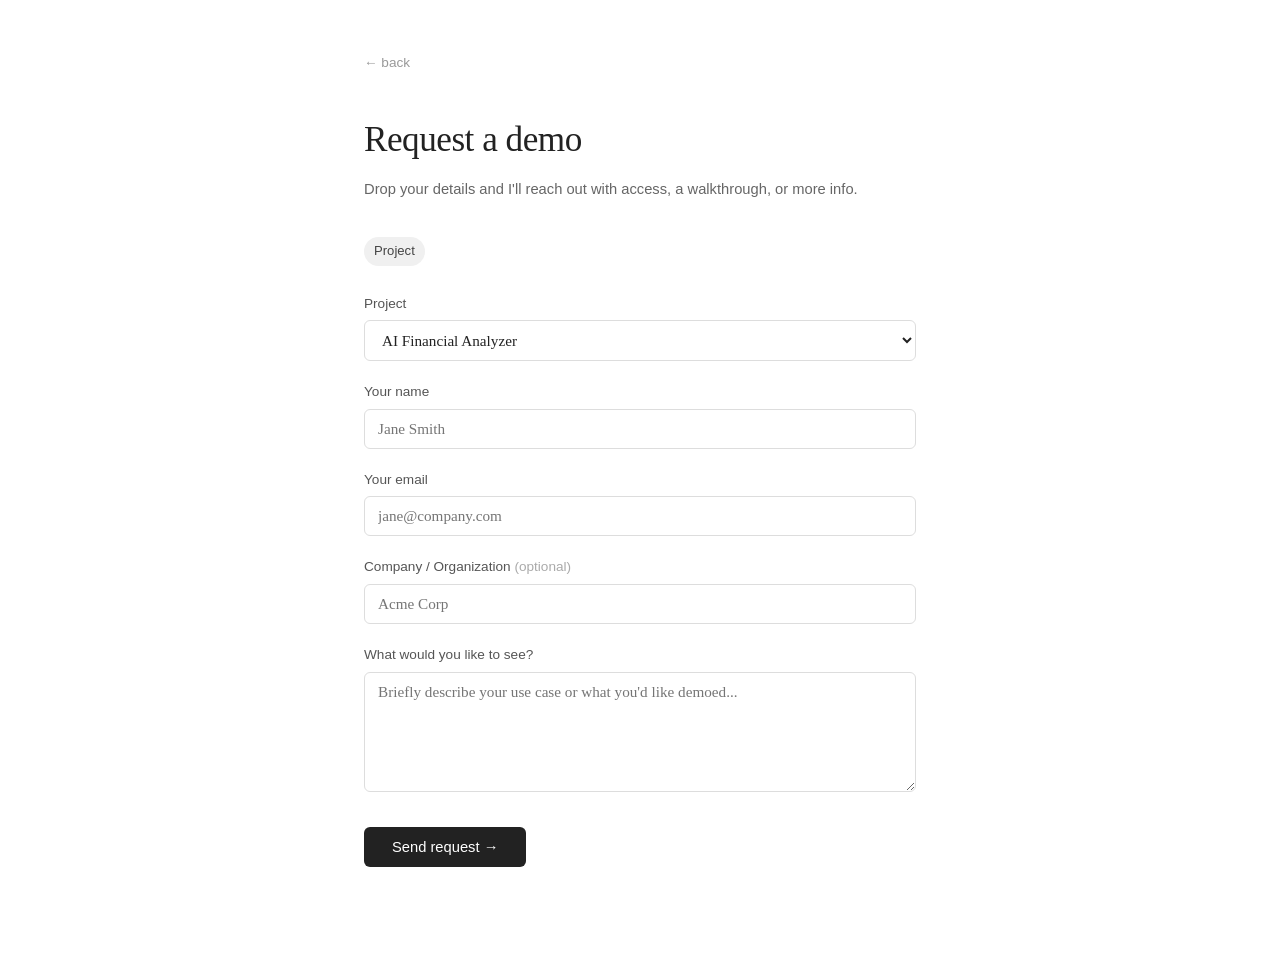
<file: demo.html>
<!DOCTYPE html>
<html lang="en">
<head>
  <meta charset="UTF-8">
  <meta name="viewport" content="width=device-width, initial-scale=1.0">
  <title>Request a Demo &mdash; Aakanksha Pardeep</title>
  <style>
    * { box-sizing: border-box; margin: 0; padding: 0; }

    body {
      font-family: Georgia, 'Times New Roman', serif;
      font-size: 16px;
      line-height: 1.75;
      color: #222;
      background: #fff;
      max-width: 600px;
      margin: 0 auto;
      padding: 48px 24px 96px;
    }

    a { color: #1a0dab; }

    .back {
      font-family: Arial, Helvetica, sans-serif;
      font-size: 0.85em;
      color: #999;
      text-decoration: none;
      display: inline-block;
      margin-bottom: 2.5em;
    }

    .back:hover { color: #444; }

    h1 {
      font-size: 2.2em;
      font-weight: normal;
      letter-spacing: -0.5px;
      margin-bottom: 0.2em;
    }

    .subtitle {
      font-family: Arial, Helvetica, sans-serif;
      color: #666;
      font-size: 0.92em;
      margin-bottom: 2.2em;
    }

    .project-tag {
      display: inline-block;
      font-family: Arial, Helvetica, sans-serif;
      font-size: 0.82em;
      background: #f0f0f0;
      color: #444;
      padding: 3px 10px;
      border-radius: 20px;
      margin-bottom: 2em;
    }

    label {
      display: block;
      font-family: Arial, Helvetica, sans-serif;
      font-size: 0.85em;
      color: #555;
      margin-bottom: 0.35em;
      margin-top: 1.4em;
    }

    label:first-of-type { margin-top: 0; }

    input, textarea, select {
      width: 100%;
      font-family: Georgia, serif;
      font-size: 0.95em;
      color: #222;
      border: 1px solid #ddd;
      border-radius: 6px;
      padding: 10px 13px;
      background: #fff;
      outline: none;
      transition: border-color 0.15s;
    }

    input:focus, textarea:focus, select:focus {
      border-color: #999;
    }

    textarea {
      resize: vertical;
      min-height: 120px;
    }

    button {
      margin-top: 1.8em;
      background: #222;
      color: #fff;
      border: none;
      border-radius: 6px;
      padding: 12px 28px;
      font-family: Arial, Helvetica, sans-serif;
      font-size: 0.92em;
      cursor: pointer;
      transition: background 0.15s;
    }

    button:hover { background: #444; }

    /* success state */
    .success {
      display: none;
      text-align: center;
      padding: 3em 0;
    }

    .success h2 {
      font-size: 1.6em;
      font-weight: normal;
      margin-bottom: 0.5em;
    }

    .success p {
      font-family: Arial, Helvetica, sans-serif;
      color: #666;
      font-size: 0.92em;
    }

    .checkmark {
      font-size: 2.5em;
      margin-bottom: 0.5em;
    }

    @media (max-width: 520px) {
      body { padding: 32px 18px 64px; font-size: 15px; }
      h1 { font-size: 1.7em; }
      button { width: 100%; padding: 14px; font-size: 1em; }
    }
  </style>
</head>
<body>

  <a href="index.html" class="back">&larr; back</a>

  <!-- success screen (hidden by default) -->
  <div class="success" id="success">
    <div class="checkmark">&#10003;</div>
    <h2>Got it, thanks!</h2>
    <p>I'll be in touch within 24 hours.<br>
    <a href="index.html">Back to homepage</a></p>
  </div>

  <!-- form -->
  <div id="form-wrap">
    <h1>Request a demo</h1>
    <p class="subtitle">Drop your details and I'll reach out with access, a walkthrough, or more info.</p>

    <div class="project-tag" id="project-label">Project</div>

    <form id="demo-form" action="https://api.web3forms.com/submit" method="POST">

      <!-- ⚠️  Replace with your Web3Forms access key from web3forms.com -->
      <input type="hidden" name="access_key" value="83ea5c13-4ff9-456d-a099-1d22d6734dd5">
      <input type="hidden" name="subject" id="email-subject" value="Demo Request">
      <input type="hidden" name="redirect" value="">

      <!-- honeypot -->
      <input type="checkbox" name="botcheck" style="display:none">

      <label for="project">Project</label>
      <select name="project" id="project-select">
        <option value="AI Financial Analyzer">AI Financial Analyzer</option>
        <option value="AI Hiring Assessment Generator">AI Hiring Assessment Generator</option>
        <option value="ATS Resume Analyzer">ATS Resume Analyzer</option>
        <option value="Other / Something else">Other / Something else</option>
      </select>

      <label for="name">Your name</label>
      <input type="text" name="name" id="name" required placeholder="Jane Smith">

      <label for="email">Your email</label>
      <input type="email" name="email" id="email" required placeholder="jane@company.com">

      <label for="company">Company / Organization <span style="color:#aaa">(optional)</span></label>
      <input type="text" name="company" id="company" placeholder="Acme Corp">

      <label for="message">What would you like to see?</label>
      <textarea name="message" id="message" placeholder="Briefly describe your use case or what you'd like demoed..."></textarea>

      <button type="submit">Send request &rarr;</button>
    </form>
  </div>

  <script>
    // Pre-select project from URL param e.g. demo.html?project=ATS+Resume+Analyzer
    const params = new URLSearchParams(window.location.search);
    const project = params.get('project');

    if (project) {
      const select = document.getElementById('project-select');
      const label = document.getElementById('project-label');
      for (let opt of select.options) {
        if (opt.value === project) { opt.selected = true; break; }
      }
      label.textContent = project;
      document.getElementById('email-subject').value = 'Demo Request: ' + project;
    }

    // Update subject when dropdown changes
    document.getElementById('project-select').addEventListener('change', function() {
      document.getElementById('project-label').textContent = this.value;
      document.getElementById('email-subject').value = 'Demo Request: ' + this.value;
    });

    // Handle form submission
    document.getElementById('demo-form').addEventListener('submit', async function(e) {
      e.preventDefault();
      const btn = this.querySelector('button');
      btn.textContent = 'Sending...';
      btn.disabled = true;

      const data = new FormData(this);
      const res = await fetch('https://api.web3forms.com/submit', {
        method: 'POST',
        body: data
      });

      if (res.ok) {
        document.getElementById('form-wrap').style.display = 'none';
        document.getElementById('success').style.display = 'block';
      } else {
        btn.textContent = 'Send request →';
        btn.disabled = false;
        alert('Something went wrong. Please email me directly at akankshalanghani13@gmail.com');
      }
    });
  </script>

</body>
</html>
</file>
